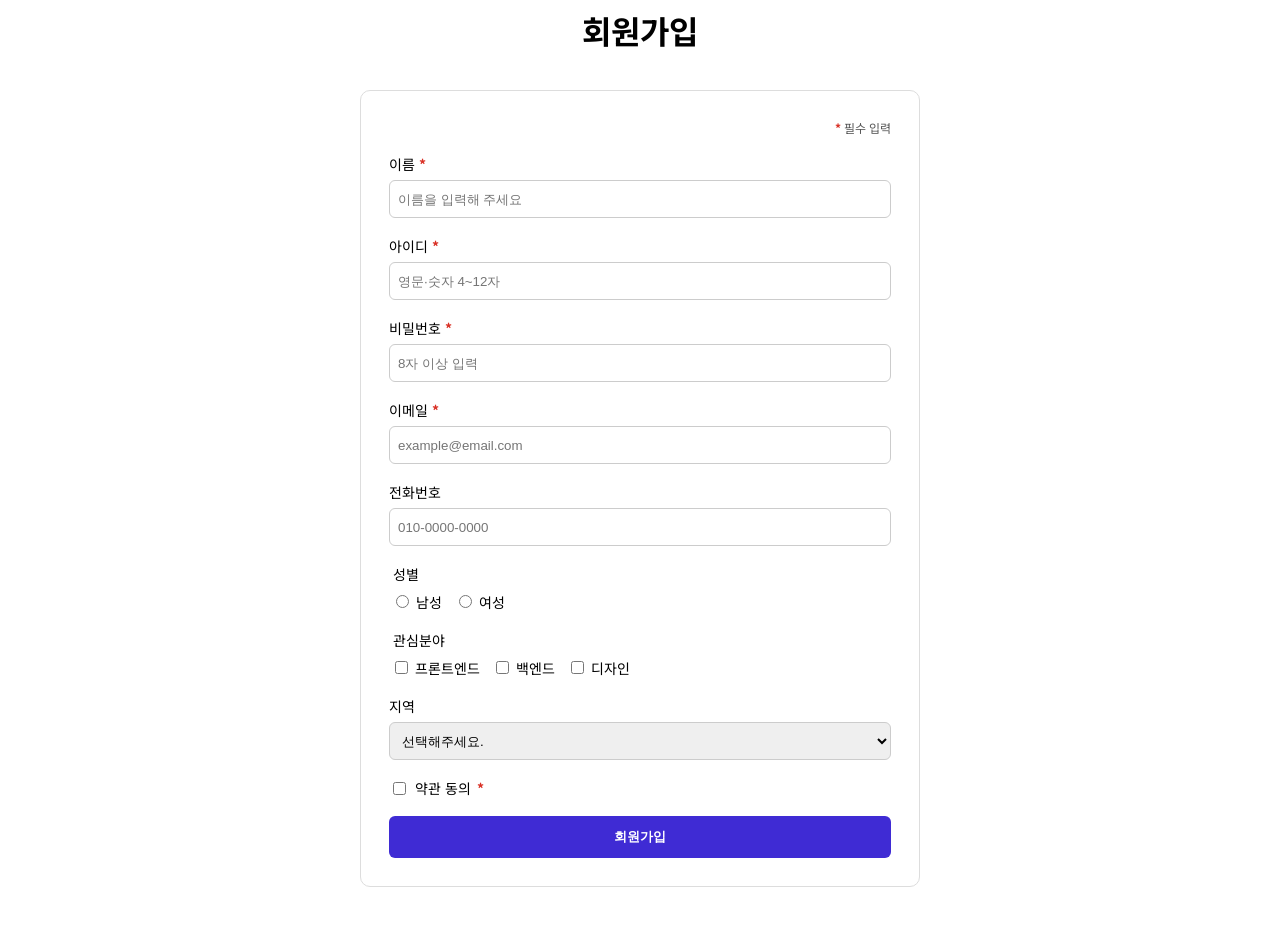
<file: day1-signup-form/index.html>
<!doctype html>
<html lang="ko">
  <head>
    <meta charset="UTF-8" />
    <meta name="viewport" content="width=device-width, initial-scale=1.0" />
    <title>회원가입</title>
    <link rel="preconnect" href="https://fonts.googleapis.com" />
    <link rel="preconnect" href="https://fonts.gstatic.com" crossorigin />
    <link
      href="https://fonts.googleapis.com/css2?family=Noto+Sans+KR:wght@100..900&amp;family=Roboto:ital,wght@0,100..900;1,100..900&amp;display=swap"
      rel="stylesheet"
    />
    <link rel="stylesheet" href="./css/style.css" />
    <script src="./js/index.js" defer></script>
  </head>
  <body class="signup-page">
    <header>
      <h1>회원가입</h1>
    </header>

    <main>
      <form class="signup-form">
        <p class="signup-form-required-guide">
          <span class="required-mark" aria-hidden="true">*</span> 필수 입력
        </p>

        <div>
          <label for="signup-full-name">
            이름 <span class="required-mark" aria-hidden="true">*</span>
          </label>
          <input
            id="signup-full-name"
            name="fullName"
            type="text"
            placeholder="이름을 입력해 주세요"
            required
            autocomplete="name"
          />
        </div>

        <div>
          <label for="signup-login-id">
            아이디 <span class="required-mark" aria-hidden="true">*</span>
          </label>
          <input
            id="signup-login-id"
            name="loginId"
            type="text"
            placeholder="영문·숫자 4~12자"
            pattern="[A-Za-z0-9]{4,12}"
            required
            autocomplete="username"
          />
        </div>

        <div>
          <label for="signup-password">
            비밀번호 <span class="required-mark" aria-hidden="true">*</span>
          </label>
          <input
            id="signup-password"
            name="password"
            type="password"
            placeholder="8자 이상 입력"
            minlength="8"
            required
            autocomplete="new-password"
          />
        </div>

        <div>
          <label for="signup-email">
            이메일 <span class="required-mark" aria-hidden="true">*</span>
          </label>
          <input
            id="signup-email"
            name="email"
            type="email"
            placeholder="example@email.com"
            required
            autocomplete="email"
          />
        </div>

        <div>
          <label for="signup-phone">전화번호</label>
          <input
            id="signup-phone"
            name="phone"
            type="tel"
            placeholder="010-0000-0000"
            pattern="010-[0-9]{4}-[0-9]{4}"
            autocomplete="tel"
          />
        </div>

        <fieldset>
          <legend>성별</legend>
          <div>
            <label for="signup-gender-male">
              <input
                id="signup-gender-male"
                name="gender"
                type="radio"
                value="male"
              />
              남성
            </label>
            <label for="signup-gender-female">
              <input
                id="signup-gender-female"
                name="gender"
                type="radio"
                value="female"
              />
              여성
            </label>
          </div>
        </fieldset>

        <fieldset>
          <legend>관심분야</legend>
          <div>
            <label for="signup-interest-frontend">
              <input
                id="signup-interest-frontend"
                name="interests"
                type="checkbox"
                value="frontend"
              />
              프론트엔드
            </label>
            <label for="signup-interest-backend">
              <input
                id="signup-interest-backend"
                name="interests"
                type="checkbox"
                value="backend"
              />
              백엔드
            </label>
            <label for="signup-interest-design">
              <input
                id="signup-interest-design"
                name="interests"
                type="checkbox"
                value="design"
              />
              디자인
            </label>
          </div>
        </fieldset>

        <div>
          <label for="signup-region">지역</label>
          <select id="signup-region" name="region">
            <option value="">선택해주세요.</option>
            <option value="seoul">서울</option>
            <option value="gyeonggi">경기</option>
            <option value="incheon">인천</option>
            <option value="busan">부산</option>
            <option value="gwangju">광주</option>
            <option value="other">기타</option>
          </select>
        </div>

        <div>
          <label class="signup-form-terms" for="signup-terms-accepted">
            <input
              id="signup-terms-accepted"
              name="termsAccepted"
              type="checkbox"
              required
            />
            약관 동의
            <span class="required-mark" aria-hidden="true">*</span>
          </label>
        </div>

        <button class="signup-form-submit" type="submit">회원가입</button>
      </form>
    </main>
  </body>
</html>
</file>
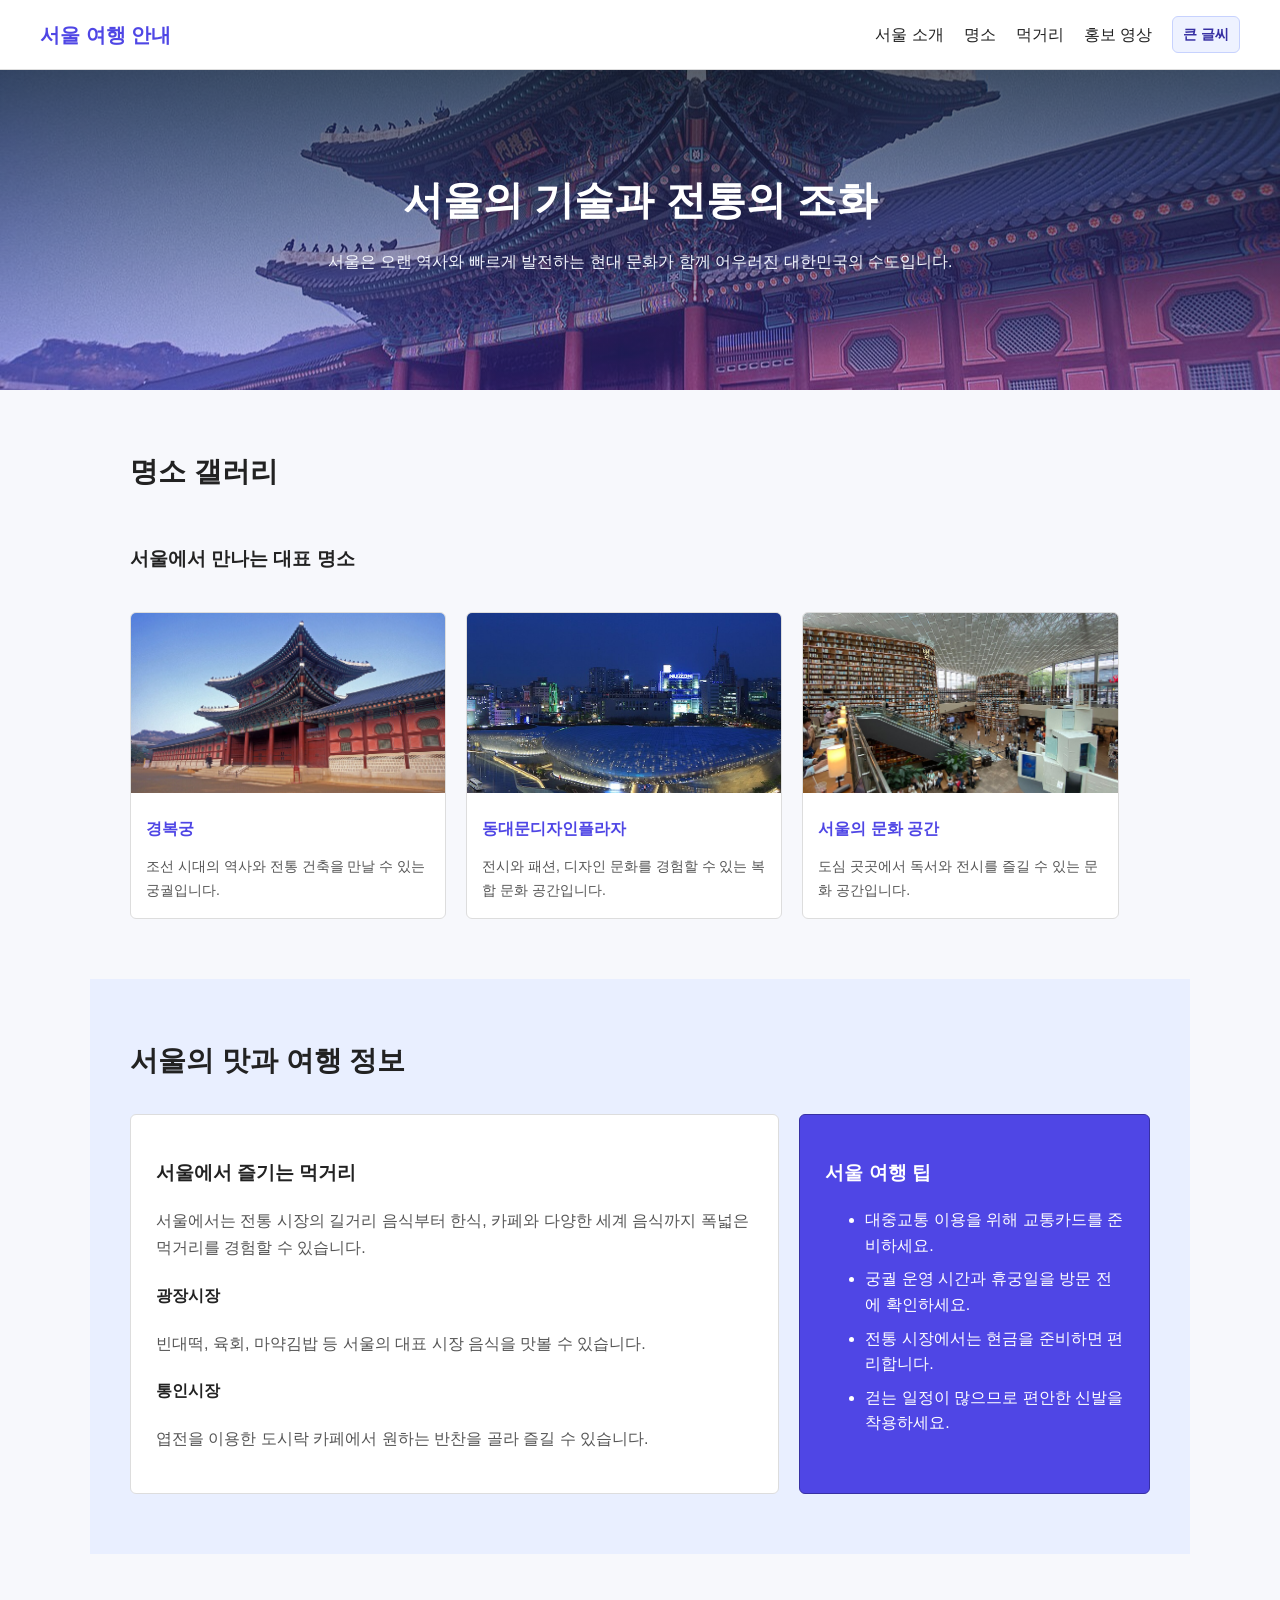
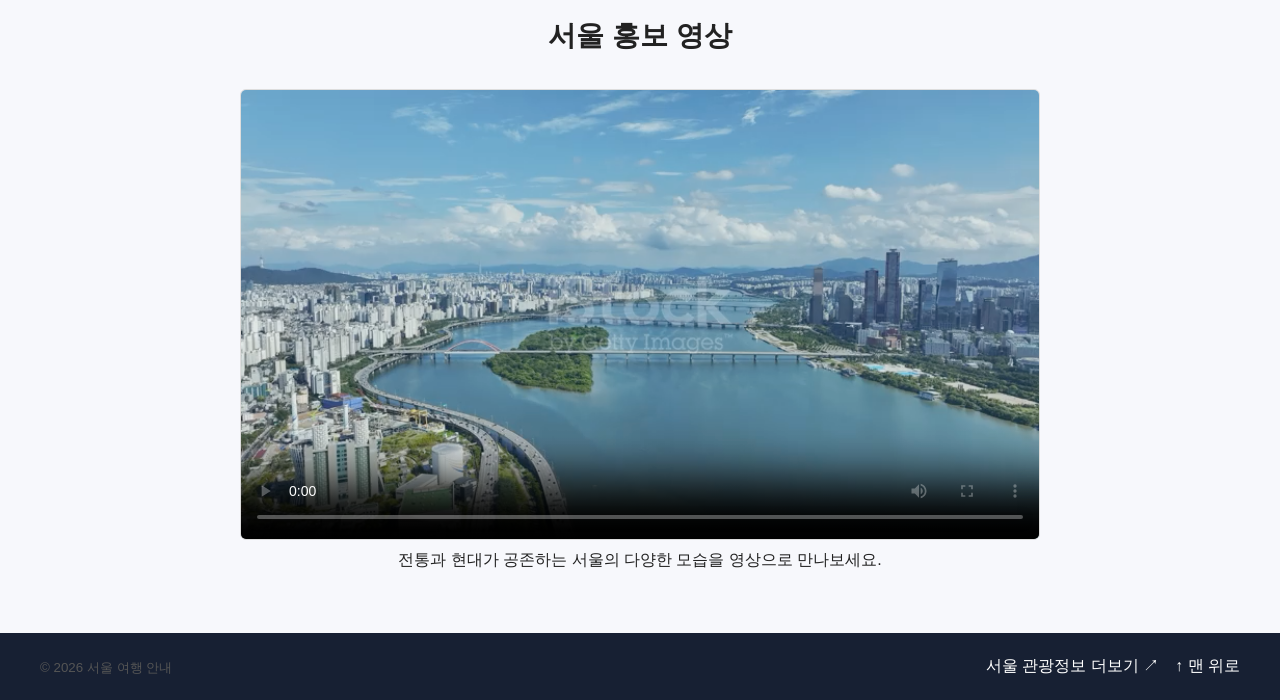
<file: day1-travel-page/index.html>
<!doctype html>
<html lang="ko">
  <head>
    <meta charset="UTF-8" />
    <meta name="viewport" content="width=device-width, initial-scale=1.0" />
    <meta
      name="description"
      content="서울의 대표 명소와 먹거리, 여행 팁을 소개하는 여행 안내 페이지"
    />
    <meta name="author" content="박건우" />
    <title>서울 여행 안내</title>
    <link rel="stylesheet" href="css/style.css" />
    <script src="js/index.js" defer></script>
  </head>

  <body id="top">
    <header>
      <h1>서울 여행 안내</h1>

      <div class="header-actions">
        <nav aria-label="주요 메뉴">
          <ul>
            <li><a href="#introduction">서울 소개</a></li>
            <li><a href="#attractions">명소</a></li>
            <li><a href="#food">먹거리</a></li>
            <li><a href="#video">홍보 영상</a></li>
          </ul>
        </nav>

        <button
          class="text-size-toggle"
          type="button"
          aria-pressed="false"
        >
          큰 글씨
        </button>
      </div>
    </header>

    <main>
      <section id="introduction">
        <div class="hero-content">
          <h2>서울의 기술과 전통의 조화</h2>
          <p>
            서울은 오랜 역사와 빠르게 발전하는 현대 문화가 함께 어우러진
            대한민국의 수도입니다.
          </p>
        </div>
      </section>

      <section id="attractions">
        <h2>명소 갤러리</h2>

        <article>
          <h3>서울에서 만나는 대표 명소</h3>

          <figure>
            <img
              src="assets/images/gyeongbokgung.jpg"
              alt="북악산을 배경으로 자리한 경복궁 광화문"
            />
            <figcaption>
              <strong>경복궁</strong>
              <p>조선 시대의 역사와 전통 건축을 만날 수 있는 궁궐입니다.</p>
            </figcaption>
          </figure>

          <figure>
            <img
              src="assets/images/ddp.jpg"
              alt="밤에 조명이 켜진 동대문디자인플라자 외관"
            />
            <figcaption>
              <strong>동대문디자인플라자</strong>
              <p>
                전시와 패션, 디자인 문화를 경험할 수 있는 복합 문화 공간입니다.
              </p>
            </figcaption>
          </figure>

          <figure>
            <img
              src="assets/images/starfield-library.jpg"
              alt="높은 책장과 열람 공간이 펼쳐진 별마당도서관 내부"
            />
            <figcaption>
              <strong>서울의 문화 공간</strong>
              <p>도심 곳곳에서 독서와 전시를 즐길 수 있는 문화 공간입니다.</p>
            </figcaption>
          </figure>
        </article>
      </section>

      <section id="food">
        <h2>서울의 맛과 여행 정보</h2>

        <div class="food-content">
          <article>
            <h3>서울에서 즐기는 먹거리</h3>
            <p>
              서울에서는 전통 시장의 길거리 음식부터 한식, 카페와 다양한 세계
              음식까지 폭넓은 먹거리를 경험할 수 있습니다.
            </p>

            <h4>광장시장</h4>
            <p>
              빈대떡, 육회, 마약김밥 등 서울의 대표 시장 음식을 맛볼 수
              있습니다.
            </p>

            <h4>통인시장</h4>
            <p>
              엽전을 이용한 도시락 카페에서 원하는 반찬을 골라 즐길 수 있습니다.
            </p>
          </article>

          <aside>
            <h3>서울 여행 팁</h3>
            <ul>
              <li>대중교통 이용을 위해 교통카드를 준비하세요.</li>
              <li>궁궐 운영 시간과 휴궁일을 방문 전에 확인하세요.</li>
              <li>전통 시장에서는 현금을 준비하면 편리합니다.</li>
              <li>걷는 일정이 많으므로 편안한 신발을 착용하세요.</li>
            </ul>
          </aside>
        </div>
      </section>

      <section id="video">
        <h2>서울 홍보 영상</h2>

        <figure>
          <video controls poster="assets/images/seoul-video-poster.png">
            <source
              src="https://media.istockphoto.com/id/2174132865/ko/%EB%B9%84%EB%94%94%EC%98%A4/%ED%95%9C%EA%B5%AD-%EC%84%9C%EC%9A%B8%EC%9D%98-%EB%93%9C%EB%A1%A0-%EB%B7%B0-%ED%95%A9%EC%A0%95%EC%97%AD-%ED%95%AB%ED%94%8C%EB%A0%88%EC%9D%B4%EC%8A%A4-%EC%97%AC%EB%A6%84-60fps.mp4?s=mp4-640x640-is&amp;k=20&amp;c=mDMW7z-qX7XIDd9IJKGy5D-rqlg2fEVLi2o3HQdxuBo="
              type="video/mp4"
            />
            사용 중인 브라우저가 동영상 재생을 지원하지 않습니다.
          </video>
          <figcaption>
            전통과 현대가 공존하는 서울의 다양한 모습을 영상으로 만나보세요.
          </figcaption>
        </figure>
      </section>
    </main>

    <footer>
      <p><small>&copy; 2026 서울 여행 안내</small></p>
      <div class="footer-links">
        <a
          href="https://korean.visitseoul.net/"
          target="_blank"
          rel="noopener noreferrer"
        >
          서울 관광정보 더보기 ↗
        </a>
        <a href="#top">↑ 맨 위로</a>
      </div>
    </footer>
  </body>
</html>
</file>
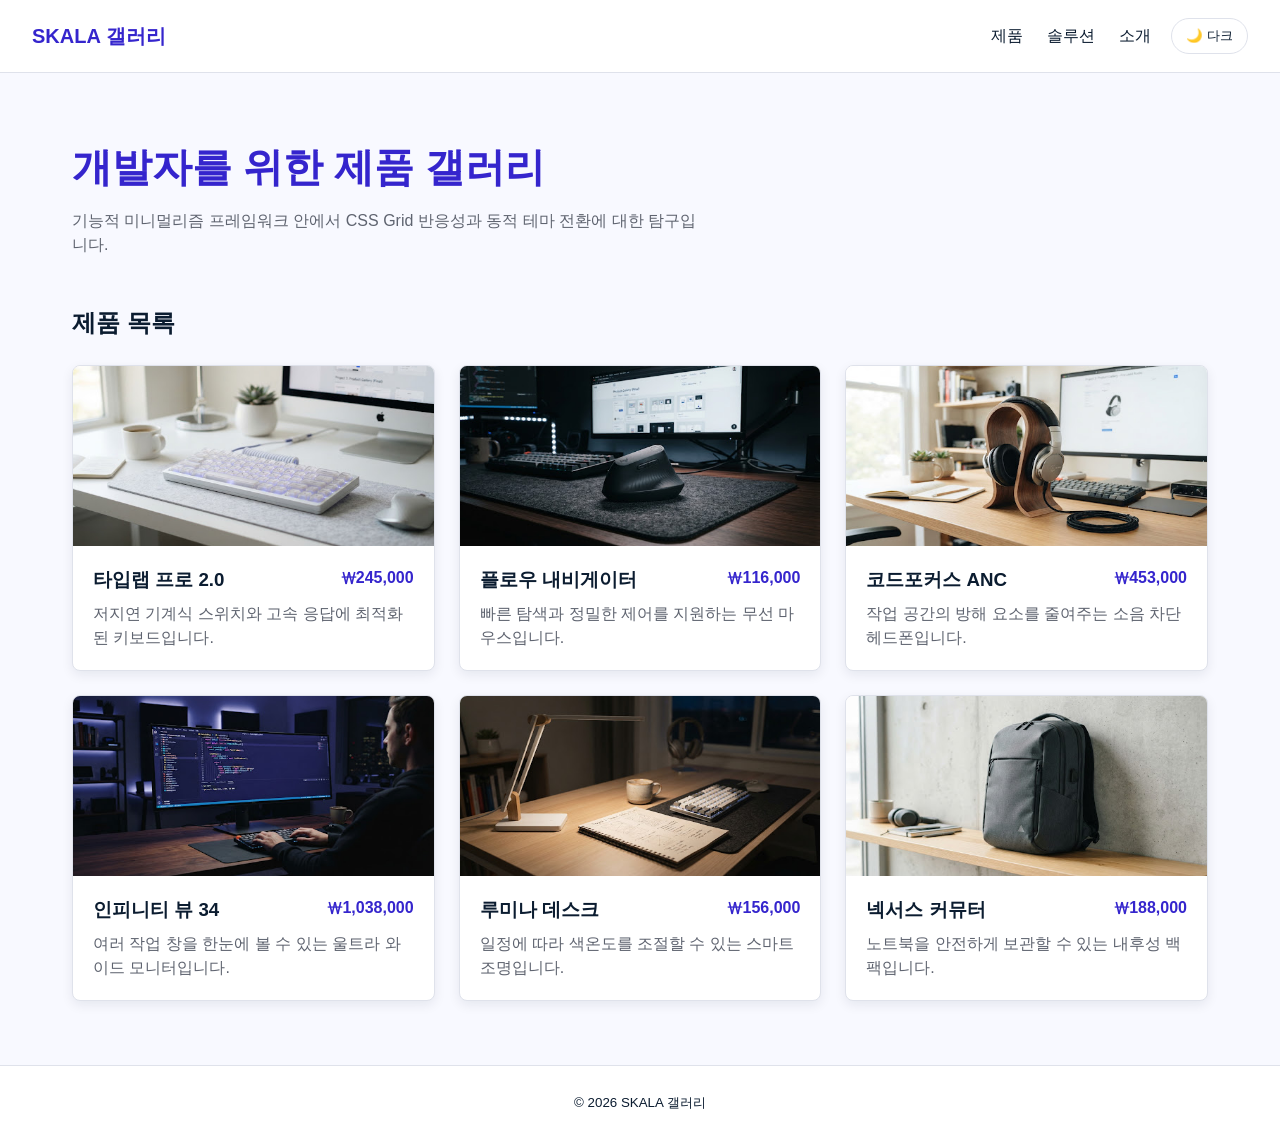
<file: day2-product-gallery/index.html>
<!doctype html>
<html lang="ko">
  <head>
    <meta charset="UTF-8">
    <meta name="viewport" content="width=device-width, initial-scale=1.0">
    <title>개발자를 위한 제품 갤러리 | SKALA 갤러리</title>
    <link rel="stylesheet" href="css/style.css">
    <script src="js/index.js" defer></script>
  </head>

  <body>
    <header class="site-header">
      <p class="site-name">SKALA 갤러리</p>

      <div class="header-actions">
        <nav class="site-nav">
          <ul>
            <li><a>제품</a></li>
            <li><a>솔루션</a></li>
            <li><a>소개</a></li>
          </ul>
        </nav>

        <button class="theme-button" type="button" aria-pressed="false">
          🌙 다크
        </button>
      </div>
    </header>

    <main>
      <section class="hero">
        <h1>개발자를 위한 제품 갤러리</h1>
        <p>
          기능적 미니멀리즘 프레임워크 안에서 CSS Grid 반응성과 동적 테마
          전환에 대한 탐구입니다.
        </p>
      </section>

      <section class="product-section">
        <h2>제품 목록</h2>

        <div class="product-grid">
          <article class="product-card">
            <figure>
              <img
                src="assets/images/keyboard.jpg"
                loading="lazy"
              alt="흰색 책상 위에 놓인 기계식 키보드"
            >
            <figcaption>
              <div class="product-title">
                <h3>타입랩 프로 2.0</h3>
                <p class="product-price">₩245,000</p>
              </div>
              <p>저지연 기계식 스위치와 고속 응답에 최적화된 키보드입니다.</p>
              </figcaption>
            </figure>
          </article>

          <article class="product-card">
            <figure>
              <img
                src="assets/images/mouse.jpg"
                loading="lazy"
                alt="검은색 책상 매트 위에 놓인 무선 마우스"
            >
            <figcaption>
              <div class="product-title">
                <h3>플로우 내비게이터</h3>
                <p class="product-price">₩116,000</p>
              </div>
              <p>빠른 탐색과 정밀한 제어를 지원하는 무선 마우스입니다.</p>
              </figcaption>
            </figure>
          </article>

          <article class="product-card">
            <figure>
              <img
                src="assets/images/headphones.jpg"
                loading="lazy"
                alt="모니터 옆 거치대에 걸린 헤드폰"
            >
            <figcaption>
              <div class="product-title">
                <h3>코드포커스 ANC</h3>
                <p class="product-price">₩453,000</p>
              </div>
              <p>작업 공간의 방해 요소를 줄여주는 소음 차단 헤드폰입니다.</p>
              </figcaption>
            </figure>
          </article>

          <article class="product-card">
            <figure>
              <img
                src="assets/images/monitor.jpg"
                loading="lazy"
                alt="코드 편집 화면이 열린 울트라 와이드 모니터"
            >
            <figcaption>
              <div class="product-title">
                <h3>인피니티 뷰 34</h3>
                <p class="product-price">₩1,038,000</p>
              </div>
              <p>여러 작업 창을 한눈에 볼 수 있는 울트라 와이드 모니터입니다.</p>
              </figcaption>
            </figure>
          </article>

          <article class="product-card">
            <figure>
              <img
                src="assets/images/lamp.jpg"
                loading="lazy"
                alt="키보드 옆을 비추는 검은색 데스크 조명"
            >
            <figcaption>
              <div class="product-title">
                <h3>루미나 데스크</h3>
                <p class="product-price">₩156,000</p>
              </div>
              <p>일정에 따라 색온도를 조절할 수 있는 스마트 조명입니다.</p>
              </figcaption>
            </figure>
          </article>

          <article class="product-card">
            <figure>
              <img
                src="assets/images/backpack.jpg"
                loading="lazy"
                alt="책상 옆에 세워진 회색 노트북 백팩"
            >
            <figcaption>
              <div class="product-title">
                <h3>넥서스 커뮤터</h3>
                <p class="product-price">₩188,000</p>
              </div>
              <p>노트북을 안전하게 보관할 수 있는 내후성 백팩입니다.</p>
              </figcaption>
            </figure>
          </article>
        </div>
      </section>
    </main>

    <footer class="site-footer">
      <p><small>&copy; 2026 SKALA 갤러리</small></p>
    </footer>
  </body>
</html>
</file>
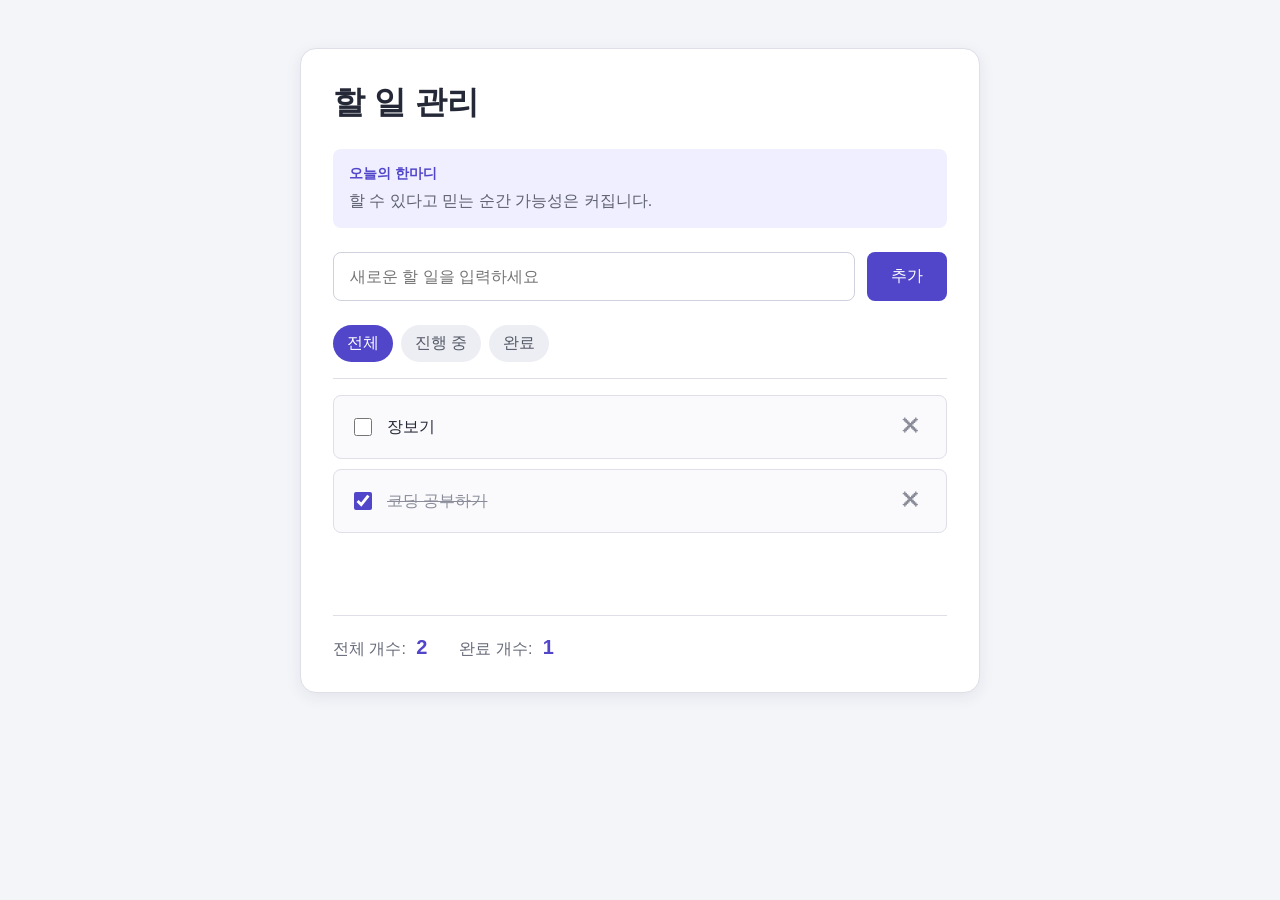
<file: day2-todo-app/index.html>
<!doctype html>
<html lang="ko">
  <head>
    <meta charset="UTF-8" />
    <meta name="viewport" content="width=device-width, initial-scale=1.0" />
    <title>인터랙티브 할 일 관리 앱</title>
    <link rel="stylesheet" href="css/style.css" />
  </head>

  <body>
    <div class="todo-app">
      <header class="app-header">
        <h1>할 일 관리</h1>

        <section class="quote">
          <h2>오늘의 한마디</h2>
          <blockquote>
            <p id="daily-quote">불러오는 중...</p>
          </blockquote>
        </section>
      </header>

      <main>
        <section class="add-area">
          <h2 class="screen-reader-text">할 일 추가</h2>

          <form>
            <label class="screen-reader-text" for="todo-input"
              >새로운 할 일</label
            >
            <input
              id="todo-input"
              type="text"
              placeholder="새로운 할 일을 입력하세요"
            />
            <button type="submit">추가</button>
          </form>
        </section>

        <nav class="filters">
          <h2 class="screen-reader-text">할 일 필터</h2>

          <ul>
            <li>
              <button class="active" id="all-filter" type="button">전체</button>
            </li>
            <li><button id="active-filter" type="button">진행 중</button></li>
            <li><button id="completed-filter" type="button">완료</button></li>
          </ul>
        </nav>

        <section class="todo-list-area">
          <h2 class="screen-reader-text">할 일 목록</h2>

          <ul class="todo-list" id="todo-list"></ul>

          <p class="empty-message">할 일이 없습니다.</p>
        </section>
      </main>

      <footer class="summary">
        <p>전체 개수: <strong id="total-count">0</strong></p>
        <p>완료 개수: <strong id="completed-count">0</strong></p>
      </footer>
    </div>

    <script type="module" src="js/app.js"></script>
  </body>
</html>
</file>
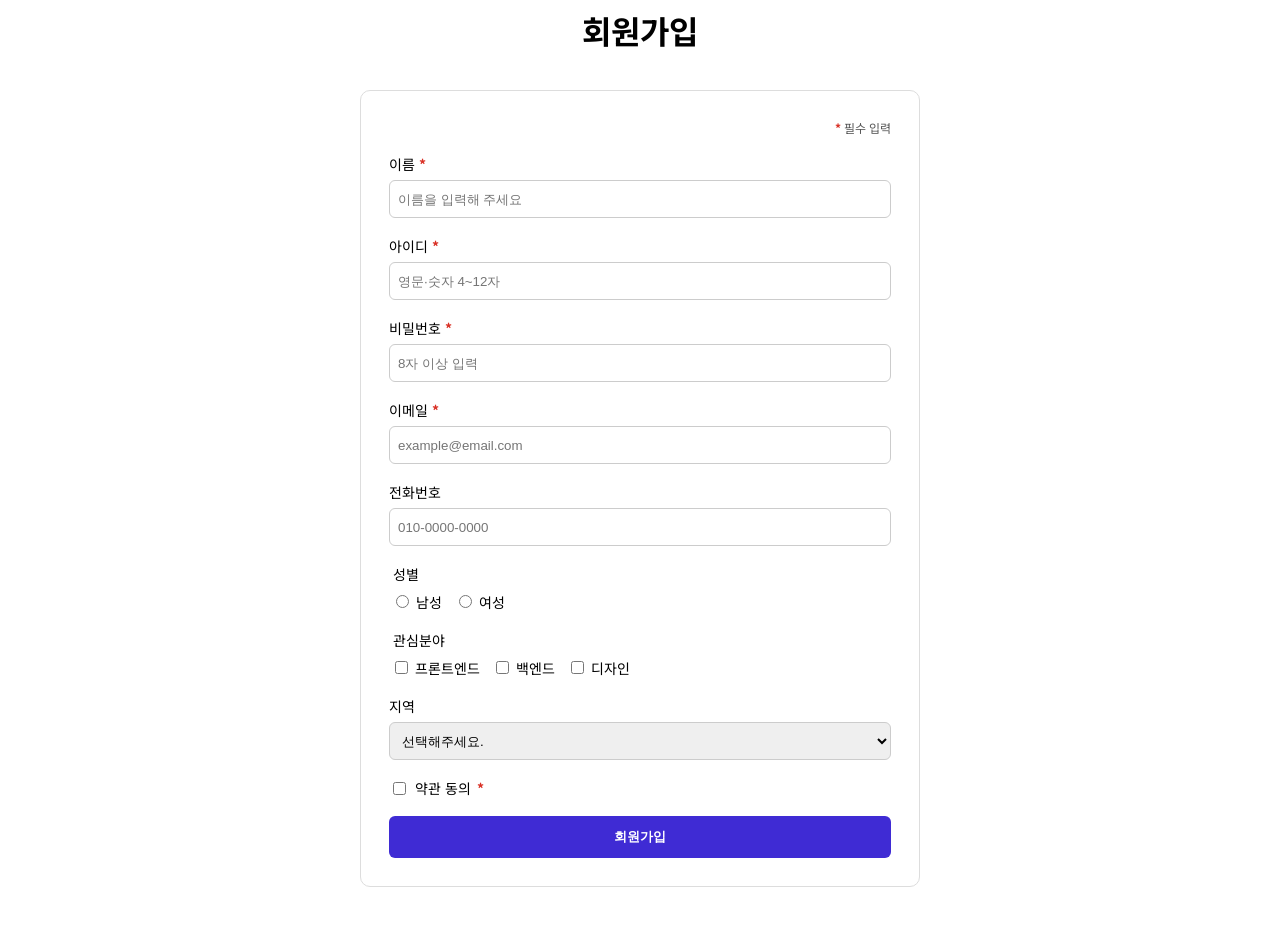
<file: day1-signup-form/result.html>
<!doctype html>
<html lang="ko">
  <head>
    <meta charset="UTF-8" />
    <meta name="viewport" content="width=device-width, initial-scale=1.0" />
    <title>회원가입 완료</title>
    <link rel="preconnect" href="https://fonts.googleapis.com" />
    <link rel="preconnect" href="https://fonts.gstatic.com" crossorigin />
    <link
      href="https://fonts.googleapis.com/css2?family=Noto+Sans+KR:wght@100..900&amp;family=Roboto:ital,wght@0,100..900;1,100..900&amp;display=swap"
      rel="stylesheet"
    />
    <link rel="stylesheet" href="./css/style.css" />
  </head>
  <body>
    <header>
      <h1>회원가입 완료 페이지</h1>
    </header>

    <main class="result-content">
      <table>
        <caption>
          회원가입 정보
        </caption>
        <tbody>
          <tr>
            <th scope="row">이름</th>
            <td id="result-full-name">-</td>
          </tr>
          <tr>
            <th scope="row">아이디</th>
            <td id="result-login-id">-</td>
          </tr>
          <tr>
            <th scope="row">비밀번호</th>
            <td id="result-password">-</td>
          </tr>
          <tr>
            <th scope="row">이메일</th>
            <td id="result-email">-</td>
          </tr>
          <tr>
            <th scope="row">전화번호</th>
            <td id="result-phone">-</td>
          </tr>
          <tr>
            <th scope="row">성별</th>
            <td id="result-gender">-</td>
          </tr>
          <tr>
            <th scope="row">관심분야</th>
            <td id="result-interests">-</td>
          </tr>
          <tr>
            <th scope="row">지역</th>
            <td id="result-region">-</td>
          </tr>
          <tr>
            <th scope="row">약관 동의</th>
            <td id="result-terms-accepted">-</td>
          </tr>
        </tbody>
      </table>
    </main>

    <script src="./js/signup-labels.js"></script>
    <script src="./js/result.js"></script>
  </body>
</html>
</file>
<file: day1-signup-form/css/style.css>
*,
*::before,
*::after {
  box-sizing: border-box;
}

body {
  min-height: 100vh;
  margin: 0;
  font-family: "Noto Sans KR", "Roboto", sans-serif;
  overflow-wrap: break-word;
}

.signup-page {
  padding-top: 90px;
}

header {
  z-index: 100;
  position: fixed;
  top: 0;
  left: 0;
  width: 100%;
  height: 60px;
  display: flex;
  justify-content: center;
  align-items: center;
}

header h1 {
  margin: 0;
}

main {
  margin-top: 90px;
  padding: 0 16px 40px;
}

.signup-page main {
  /* main의 위쪽 마진 대신 body 내부 여백으로 fixed 헤더 공간을 확보한다. */
  margin-top: 0;
}

/* 고정 헤더 동작을 확인할 수 있도록 결과 페이지에 스크롤 영역을 만든다. */
.result-content {
  min-height: 150vh;
}

table {
  width: 100%;
  max-width: 400px;
  margin: 0 auto;
  border-collapse: collapse;
  background-color: white;
}

caption {
  margin-bottom: 12px;
  font-weight: bold;
}

th,
td {
  padding: 12px;
  border: 1px solid #ddd;
  text-align: left;
}

th {
  width: 120px;
  background-color: #f7f7fc;
}

/* 쉼표(,)는 여러 선택자에 동일한 스타일을 함께 적용하는 그룹 선택 방식이다. */
/* 별표(*)는 모든 요소를 선택하는 전체 선택자이며, 여기서는 signup-form 내부의 모든 요소를 뜻한다. */
.signup-form,
.signup-form * {
  box-sizing: border-box;
}

.signup-form {
  /* 웹 화면에서는 입력하기 편하도록 넓게 표시한다. */
  width: 100%;
  max-width: 560px;
  margin: 0 auto;
  /* 패딩이 필요한 이유는 내부 요소가 폼 테두리 또는 부모 태그의 테두리에 붙어버리기에 UI적으로 좋지 않아서 붙이는 것이다. */
  padding: 28px;
  /* 기본적으로 브라우저는 흰색이지만 항상 흰색이 보장되지는 않는다 */
  /* 모든 태그의 기본 백그라운트는 mdn문서기준 투명색이다.*/
  /* 요소의 기본 배경은 투명하므로, 부모 배경이 비치지 않도록 폼의 배경색을 흰색으로 명시한다. */
  background-color: white;
  /* 폼의 범위를 시각적으로 구분해 하나의 독립된 입력 영역으로 인식할 수 있도록 테두리를 적용한다. */
  border: 1px solid #ddd;
  border-radius: 10px;
}

/* 후손 결합자: `조상 요소 후손 요소` 형태로 작성하며, 조상 요소 내부의 모든 해당 후손 요소를 선택한다. */
/* 자식 결합자: `부모 요소 > 자식 요소` 형태로 작성하며, 부모 요소의 바로 아래에 있는 해당 자식 요소만 선택한다. */
.signup-form > div,
.signup-form fieldset {
  margin-bottom: 18px;
}

.signup-form label,
.signup-form legend {
  font-size: 14px;
}

.signup-form-required-guide {
  margin: 0 0 18px;
  color: #555;
  font-size: 12px;
  text-align: right;
}

.required-mark {
  color: #d93025;
  font-weight: bold;
}

/* 공통 스타일 규칙: 같은 구조와 배치가 반복되는 필드는 별도 클래스 없이 부모와 자손 관계로 함께 선택한다. */
.signup-form > div {
  display: flex;
  flex-direction: column;
  gap: 6px;
}

/* 공통 스타일 규칙: 같은 디자인을 사용하는 일반 입력 요소와 select를 자손 선택자로 함께 선택한다. */
.signup-form input[type="text"],
.signup-form input[type="password"],
.signup-form input[type="email"],
.signup-form input[type="tel"],
.signup-form select {
  width: 100%;
  height: 38px;
  padding: 8px;
  border: 1px solid #ccc;
  border-radius: 6px;
}

.signup-form fieldset {
  padding: 0;
  border: 0;
}

.signup-form legend {
  margin-bottom: 8px;
}

/* 공통 스타일 규칙: 같은 구조가 반복되는 선택 그룹은 fieldset 바로 아래 div를 함께 선택한다. */
.signup-form fieldset > div {
  display: flex;
  flex-wrap: wrap;
  gap: 12px;
}

/* 역할 규칙: 약관은 일반 label과 배치가 다르므로 개별 클래스로 구분한다. */
.signup-form-terms {
  display: flex;
  align-items: center;
  gap: 6px;
}

/* 역할 규칙: 제출 버튼은 강조와 상태 스타일이 추가될 수 있는 요소이므로 개별 클래스로 구분한다. */
.signup-form-submit {
  width: 100%;
  height: 42px;
  border: 0;
  border-radius: 6px;
  background-color: #3f2bd4;
  color: white;
  font-weight: bold;
  cursor: pointer;
  transition: background-color 0.2s ease;
}

.signup-form-submit:hover {
  background-color: #3321b8;
}

@media (max-width: 480px) {
  .signup-page {
    padding-top: 76px;
  }

  header {
    height: 52px;
  }

  header h1 {
    font-size: 22px;
  }

  main {
    margin-top: 76px;
    padding: 0 12px 28px;
  }

  .signup-page main {
    margin-top: 0;
  }

  .signup-form {
    padding: 22px 16px;
    border-radius: 8px;
  }

  .signup-form input[type="text"],
  .signup-form input[type="password"],
  .signup-form input[type="email"],
  .signup-form input[type="tel"],
  .signup-form select {
    height: 42px;
    font-size: 16px;
  }

  .signup-form-submit {
    height: 46px;
    font-size: 16px;
  }

  th,
  td {
    padding: 10px 8px;
  }

  th {
    width: 96px;
  }
}
</file>
<file: day1-travel-page/css/style.css>
*,
*::before,
*::after {
  box-sizing: border-box;
}

html {
  scroll-behavior: smooth;
  scroll-padding-top: 70px;
}

html.large-text {
  font-size: 112.5%;
}

body {
  margin: 0;
  padding-top: 70px;
  font-family: "Noto Sans KR", Arial, sans-serif;
  line-height: 1.6;
  color: #222222;
  background-color: #f7f8fc;
  scroll-padding-top: 70px;
}

p {
  color: #555555;
  line-height: 1.7;
}

a {
  color: #222222;
  text-decoration: none;
}

img,
video {
  width: 100%;
}

header {
  position: fixed;
  top: 0;
  left: 0;
  z-index: 100;
  width: 100%;
  height: 70px;
  padding: 0 40px;
  display: flex;
  align-items: center;
  justify-content: space-between;
  background-color: #ffffff;
  border-bottom: 1px solid #dddddd;
}

header h1 {
  font-size: 1.25rem;
  color: #4f46e5;
}

.header-actions {
  display: flex;
  align-items: center;
  gap: 20px;
}

nav ul {
  margin: 0;
  padding: 0;
  display: flex;
  gap: 20px;
  list-style: none;
}

.text-size-toggle {
  padding: 6px 10px;
  color: #3730a3;
  font: inherit;
  font-size: 0.875rem;
  font-weight: bold;
  background-color: #eef2ff;
  border: 1px solid #c7d2fe;
  border-radius: 6px;
  cursor: pointer;
}

.text-size-toggle:hover {
  background-color: #e0e7ff;
}

#introduction {
  position: relative;
  height: 320px;
  padding: 0 40px;
  text-align: center;
  color: #ffffff;
  background-image:
    linear-gradient(rgba(23, 32, 51, 0.72), rgba(79, 70, 229, 0.38)),
    url("../assets/images/gyeongbokgung.jpg");
  background-position: center;
  background-size: cover;
}

.hero-content {
  position: absolute;
  top: 50%;
  left: 50%;
  width: calc(100% - 80px);
  transform: translate(-50%, -50%);
}

#introduction h2 {
  font-size: 2.5rem;
  margin-bottom: 10px;
}

#introduction p {
  color: #f4f7ff;
}

#attractions,
#food,
#video {
  max-width: 1100px;
  margin: 0 auto;
  padding: 60px 40px;
}

section h2 {
  margin-top: 0;
  margin-bottom: 30px;
  font-size: 1.75rem;
}

#attractions article {
  display: flex;
  gap: 20px;
  flex-wrap: wrap;
}

#attractions h3 {
  width: 100%;
}

#attractions figure {
  width: 31%;
  margin: 0;
  background-color: #ffffff;
  border: 1px solid #dddddd;
  border-radius: 6px;
  overflow: hidden;
}

#attractions img {
  height: 180px;
  object-fit: cover;
  transition: transform 0.3s ease;
}

#attractions figure:hover img {
  transform: scale(1.08);
}

#attractions figcaption {
  padding: 15px;
}

#attractions strong {
  color: #4f46e5;
}

#attractions figcaption p {
  margin-bottom: 0;
  font-size: 0.875rem;
}

#food {
  background-color: #e9efff;
}

.food-content {
  display: flex;
  gap: 20px;
  align-items: stretch;
}

#food article {
  flex: 2;
  padding: 25px;
  background-color: #ffffff;
  border: 1px solid #dddddd;
  border-radius: 6px;
}

#food aside {
  flex: 1;
  padding: 25px;
  color: #ffffff;
  background-color: #4f46e5;
  border: 1px solid #3730a3;
  border-radius: 6px;
}

#food aside li {
  margin-bottom: 8px;
}

#video {
  text-align: center;
}

#video figure {
  max-width: 800px;
  margin: 0 auto;
}

#video video {
  border: 1px solid #dddddd;
  border-radius: 6px;
}

footer {
  padding: 20px 40px;
  display: flex;
  justify-content: space-between;
  color: #ffffff;
  background-color: #172033;
}

footer p {
  margin: 0;
}

.footer-links {
  display: flex;
  gap: 16px;
}

footer a {
  color: #ffffff;
}

@media (max-width: 1023px) {
  #attractions figure {
    width: calc(50% - 10px);
  }
}

@media (max-width: 767px) {
  html {
    scroll-padding-top: 104px;
  }

  body {
    padding-top: 104px;
  }

  header {
    height: 104px;
    padding: 12px 16px;
    flex-direction: column;
    justify-content: center;
    gap: 8px;
  }

  header h1 {
    margin: 0;
    font-size: 1.125rem;
  }

  .header-actions {
    width: 100%;
    justify-content: center;
  }

  .text-size-toggle {
    position: absolute;
    top: 10px;
    right: 16px;
  }

  nav {
    width: 100%;
  }

  nav ul {
    justify-content: center;
    gap: 12px;
  }

  nav a {
    font-size: 0.875rem;
    white-space: nowrap;
  }

  #attractions article,
  .food-content {
    flex-direction: column;
  }

  #attractions figure {
    width: 100%;
  }

  footer {
    flex-direction: column;
    gap: 12px;
  }

  .footer-links {
    flex-wrap: wrap;
  }
}
</file>
<file: day2-product-gallery/css/style.css>
*,
*::before,
*::after {
  box-sizing: border-box;
}

:root {
  --primary-color: #3525cd;
  --background-color: #f8f9ff;
  --surface-color: #ffffff;
  --text-color: #0b1c30;
  --sub-text-color: #5f6470;
  --border-color: #dfe2eb;
  --card-shadow: rgba(11, 28, 48, 0.08);
  --card-hover-shadow: rgba(11, 28, 48, 0.2);
}

:root[data-theme="dark"] {
  --primary-color: #9d91ff;
  --background-color: #11131a;
  --surface-color: #1b1e27;
  --text-color: #f4f5f8;
  --sub-text-color: #b5bac7;
  --border-color: #343844;
  --card-shadow: rgba(0, 0, 0, 0.25);
  --card-hover-shadow: rgba(0, 0, 0, 0.5);
}

body {
  margin: 0;
  color: var(--text-color);
  font-family: Arial, sans-serif;
  line-height: 1.5;
  background-color: var(--background-color);
}

a {
  color: var(--text-color);
  text-decoration: none;
}

.site-header {
  padding: 18px 32px;
  display: flex;
  align-items: center;
  justify-content: space-between;
  background-color: var(--surface-color);
  border-bottom: 1px solid var(--border-color);
}

.site-name {
  margin: 0;
  color: var(--primary-color);
  font-size: 20px;
  font-weight: bold;
}

.header-actions {
  margin-left: auto;
  display: flex;
  align-items: center;
  gap: 20px;
}

.site-nav ul {
  margin: 0;
  padding: 0;
  display: flex;
  gap: 24px;
  list-style: none;
}

.theme-button {
  padding: 8px 14px;
  color: var(--text-color);
  background-color: var(--surface-color);
  border: 1px solid var(--border-color);
  border-radius: 20px;
}

main {
  max-width: 1200px;
  margin: 0 auto;
  padding: 64px 32px;
}

.hero {
  margin-bottom: 48px;
}

@keyframes fade-in-up {
  from {
    opacity: 0;
    transform: translateY(20px);
  }

  to {
    opacity: 1;
    transform: translateY(0);
  }
}

.hero h1 {
  margin: 0 0 12px;
  color: var(--primary-color);
  font-size: 40px;
  opacity: 0;
  animation: fade-in-up 0.8s ease forwards;
  animation-delay: 0.1s;
}

.hero p {
  max-width: 640px;
  margin: 0;
  color: var(--sub-text-color);
  opacity: 0;
  animation: fade-in-up 0.8s ease forwards;
  animation-delay: 0.3s;
}

.product-section h2 {
  margin-bottom: 24px;
}

.product-grid {
  display: grid;
  grid-template-columns: repeat(3, 1fr);
  gap: 24px;
}

.product-card {
  background-color: var(--surface-color);
  border: 1px solid var(--border-color);
  border-radius: 8px;
  box-shadow: 0 4px 12px var(--card-shadow);
  transition:
    transform 0.3s ease,
    box-shadow 0.3s ease;
  overflow: hidden;
}

.product-card:hover {
  transform: translateY(-8px);
  box-shadow: 0 12px 24px var(--card-hover-shadow);
}

.product-card figure {
  margin: 0;
}

.product-card img {
  width: 100%;
  height: 180px;
  display: block;
  background-color: var(--border-color);
}

.product-card figcaption {
  padding: 20px;
}

.product-title {
  display: flex;
  align-items: flex-start;
  justify-content: space-between;
  gap: 12px;
}

.product-card h3 {
  margin: 0;
}

.product-card p {
  margin: 8px 0 0;
  color: var(--sub-text-color);
}

.product-card .product-price {
  margin: 0;
  margin-left: auto;
  color: var(--primary-color);
  font-weight: bold;
  white-space: nowrap;
}

.site-footer {
  padding: 24px 32px;
  text-align: center;
  background-color: var(--surface-color);
  border-top: 1px solid var(--border-color);
}

.site-footer p {
  margin: 0;
}

@media (max-width: 900px) {
  .product-grid {
    grid-template-columns: repeat(2, 1fr);
  }
}

@media (max-width: 600px) {
  .site-nav {
    display: none;
  }

  .product-grid {
    grid-template-columns: 1fr;
  }
}

@media (prefers-reduced-motion: reduce) {
  .hero h1,
  .hero p {
    opacity: 1;
    animation: none;
  }

  .product-card {
    transition: none;
  }
}
</file>
<file: day2-todo-app/css/style.css>
* {
  box-sizing: border-box;
}

body {
  margin: 0;
  padding: 48px 20px;
  background-color: #f4f5f9;
  color: #252836;
  font-family: Arial, sans-serif;
}

button,
input {
  font: inherit;
}

button {
  cursor: pointer;
}

.todo-app {
  width: 100%;
  max-width: 680px;
  margin: 0 auto;
  padding: 32px;
  background-color: white;
  border: 1px solid #dedfe7;
  border-radius: 16px;
  box-shadow: 0 4px 16px rgba(40, 42, 60, 0.08);
}

.app-header h1 {
  margin: 0 0 24px;
  font-size: 32px;
}

.quote {
  margin-bottom: 24px;
  padding: 16px;
  background-color: #f0efff;
  border-radius: 8px;
}

.quote h2 {
  margin: 0 0 8px;
  color: #5146c9;
  font-size: 14px;
}

.quote blockquote {
  margin: 0;
  color: #5d6070;
}

.quote p {
  margin: 0;
}

.add-area form {
  display: flex;
  gap: 12px;
}

.add-area input {
  flex: 1;
  min-width: 0;
  padding: 14px 16px;
  border: 1px solid #cfd1dc;
  border-radius: 8px;
}

.add-area input:focus {
  border-color: #5146c9;
  outline: 2px solid #dedbff;
}

.add-area button {
  padding: 14px 24px;
  color: white;
  background-color: #5146c9;
  border: 0;
  border-radius: 8px;
}

.filters {
  margin-top: 24px;
  padding-bottom: 16px;
  border-bottom: 1px solid #dedfe7;
}

.filters ul {
  display: flex;
  gap: 8px;
  margin: 0;
  padding: 0;
  list-style: none;
}

.filters button {
  padding: 8px 14px;
  color: #555866;
  background-color: #eceef3;
  border: 0;
  border-radius: 20px;
}

.filters button.active {
  color: white;
  background-color: #5146c9;
}

.todo-list {
  min-height: 220px;
  margin: 16px 0 0;
  padding: 0;
  list-style: none;
}

.todo-list li {
  display: flex;
  align-items: center;
  gap: 12px;
  margin-bottom: 10px;
  padding: 14px 16px;
  background-color: #fafafd;
  border: 1px solid #dedfe7;
  border-radius: 8px;
}

.todo-list input {
  width: 18px;
  height: 18px;
  accent-color: #5146c9;
}

.todo-list span {
  flex: 1;
}

.todo-list .completed span {
  color: #8a8d99;
  text-decoration: line-through;
}

.delete-button {
  padding: 4px 8px;
  color: #898c98;
  background: none;
  border: 0;
  font-size: 22px;
}

.delete-button:hover {
  color: #c43d4b;
}

.empty-message {
  display: none;
  margin: 70px 0;
  color: #898c98;
  text-align: center;
}

.summary {
  display: flex;
  gap: 32px;
  padding-top: 20px;
  border-top: 1px solid #dedfe7;
}

.summary p {
  margin: 0;
  color: #666978;
}

.summary strong {
  margin-left: 6px;
  color: #5146c9;
  font-size: 20px;
}

.screen-reader-text {
  position: absolute;
  width: 1px;
  height: 1px;
  padding: 0;
  overflow: hidden;
  clip: rect(0, 0, 0, 0);
  white-space: nowrap;
  border: 0;
}

@media (max-width: 560px) {
  body {
    padding: 20px 12px;
  }

  .todo-app {
    padding: 22px 18px;
  }

  .app-header h1 {
    font-size: 27px;
  }

  .add-area form {
    flex-direction: column;
  }

  .add-area button {
    width: 100%;
  }
}
</file>
